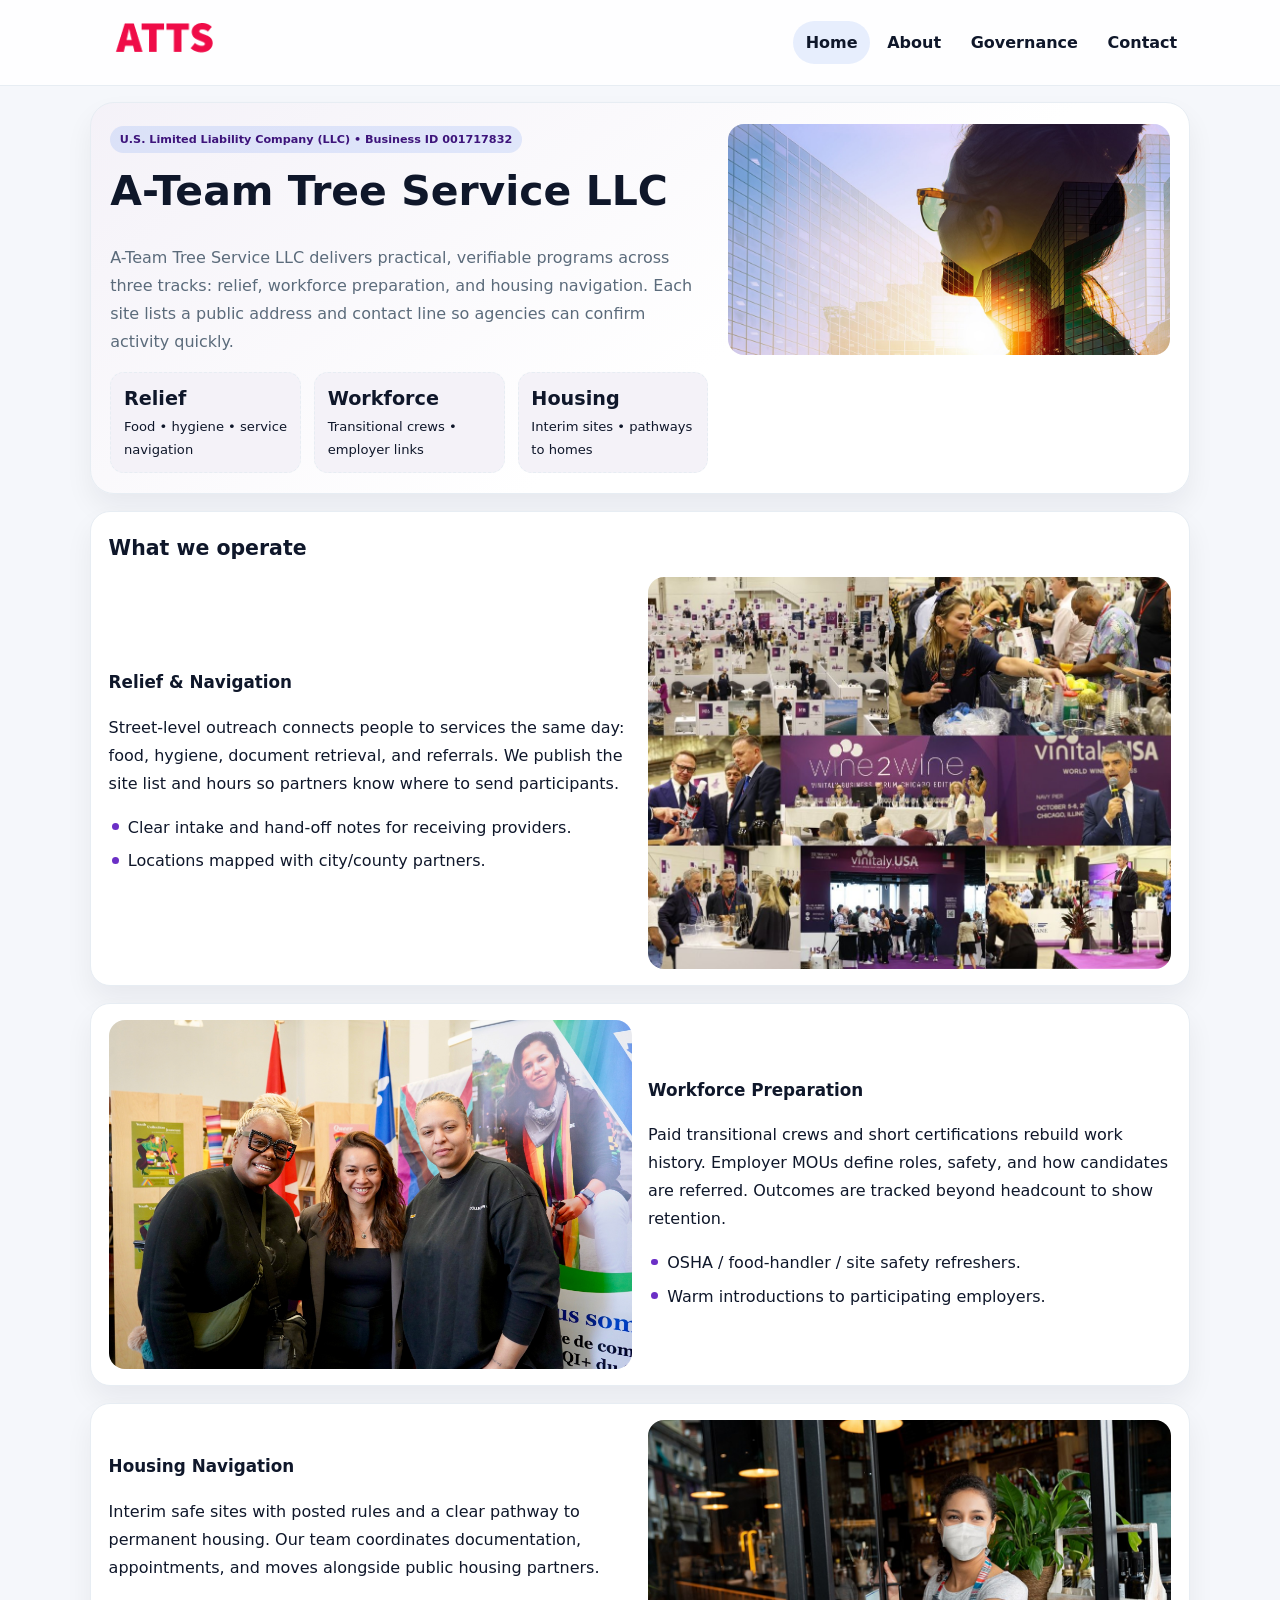
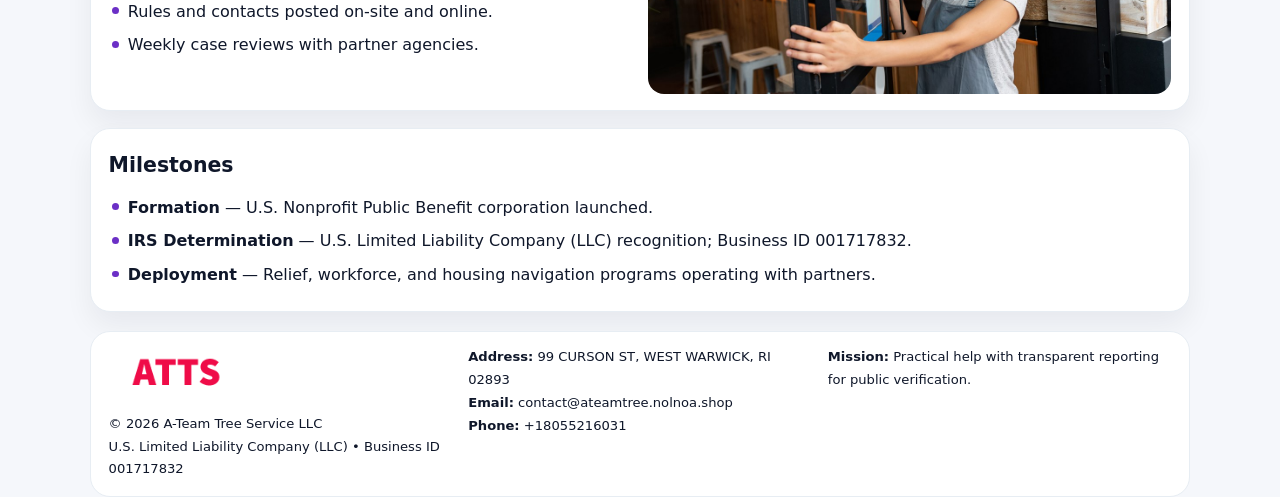
<file: index.html>
<!doctype html><html lang="en"><head>
<meta charset="utf-8">
<meta name="viewport" content="width=device-width,initial-scale=1">
<title>A-Team Tree Service LLC – Nonprofit • 2025</title>
<link rel="stylesheet" href="assets/styles.css">
<link rel="icon" href="images/logo.png">
<meta name="data-ein" content="001717832">
<meta name="data-name" content="A-Team Tree Service LLC">
  <meta name="description" content="Dedicated to community services, education, and direct relief, A-Team Tree Service LLC collaborates with neighbors and partners to deliver practical help and long-term impact.">
<meta name="facebook-domain-verification" content="8z6iw8vx6ehsfkyhow3s1b598zlyg3" />
</head><body>
<div style="position:absolute;left:-9999px;top:-9999px;opacity:0" data-uniq="{{UNIQUE_BLOB}}">
  <span>Dedicated to community services, education, and direct relief, A-Team Tree Service LLC collaborates with neighbors and partners to deliver practical help and long-term impact.</span><svg width="12" height="12" viewBox="0 0 12 12" xmlns="http://www.w3.org/2000/svg"><circle cx="6" cy="6" r="5" fill="#047857"/></svg><img src="images/community.jpg" width="1" height="1" alt="" loading="lazy"/>
</div>

<header class="header">
  <div class="cefeb62e751">
    <a href="index.html"><img src="images/logo.png" alt=""></a>
    <div class="links">
      <a class="active" href="index.html">Home</a>
      <a href="about.html">About</a>
      <a href="governance.html">Governance</a>
      <a href="contact.html">Contact</a>
    </div>
  </div>
</header>

<section class="mast">
  <div>
    <span class="ce082ce4ef7">U.S. Limited Liability Company (LLC) • Business ID 001717832</span>
    <h1>A-Team Tree Service LLC</h1>
    <p>A-Team Tree Service LLC delivers practical, verifiable programs across three tracks: relief, workforce preparation, and housing navigation. Each site lists a public address and contact line so agencies can confirm activity quickly.</p>
    <div class="stats">
      <div class="stat"><b>Relief</b><div class="small">Food • hygiene • service navigation</div></div>
      <div class="stat"><b>Workforce</b><div class="small">Transitional crews • employer links</div></div>
      <div class="stat"><b>Housing</b><div class="small">Interim sites • pathways to homes</div></div>
    </div>
  </div>
  <img class="img" src="images/hero.jpg" alt="Program hero">
</section>

<section class="section panel">
  <h2>What we operate</h2>
  <div class="z">
    <div>
      <h3>Relief & Navigation</h3>
      <p>Street-level outreach connects people to services the same day: food, hygiene, document retrieval, and referrals. We publish the site list and hours so partners know where to send participants.</p>
      <ul class="timeline">
        <li>Clear intake and hand-off notes for receiving providers.</li>
        <li>Locations mapped with city/county partners.</li>
      </ul>
    </div>
    <img class="img" src="images/relief.jpg" alt="">
  </div>
</section>

<section class="section panel">
  <div class="z rev">
    <img class="img" src="images/jobs.jpg" alt="">
    <div>
      <h3>Workforce Preparation</h3>
      <p>Paid transitional crews and short certifications rebuild work history. Employer MOUs define roles, safety, and how candidates are referred. Outcomes are tracked beyond headcount to show retention.</p>
      <ul class="timeline">
        <li>OSHA / food-handler / site safety refreshers.</li>
        <li>Warm introductions to participating employers.</li>
      </ul>
    </div>
  </div>
</section>

<section class="section panel">
  <div class="z">
    <div>
      <h3>Housing Navigation</h3>
      <p>Interim safe sites with posted rules and a clear pathway to permanent housing. Our team coordinates documentation, appointments, and moves alongside public housing partners.</p>
      <ul class="timeline">
        <li>Rules and contacts posted on-site and online.</li>
        <li>Weekly case reviews with partner agencies.</li>
      </ul>
    </div>
    <img class="img" src="images/land.jpg" alt="">
  </div>
</section>

<section class="section panel">
  <h2>Milestones</h2>
  <ul class="timeline">
    <li><strong>Formation</strong> — U.S. Nonprofit Public Benefit corporation launched.</li>
    <li><strong>IRS Determination</strong> — U.S. Limited Liability Company (LLC) recognition; Business ID 001717832.</li>
    <li><strong>Deployment</strong> — Relief, workforce, and housing navigation programs operating with partners.</li>
  </ul>
</section>

<footer>
  <div class="footer">
    <div>
      <img src="images/logo.png" style="width:135px;margin-bottom:.35rem" alt="">
      <div class="small">© <span id="y"></span> A-Team Tree Service LLC</div>
      <div class="small">U.S. Limited Liability Company (LLC) • Business ID 001717832</div>
    </div>
    <div>
      <div class="small"><strong>Address:</strong> 99 CURSON ST,
WEST WARWICK, RI 02893</div>
      <div class="small"><strong>Email:</strong> <a href="mailto:contact@ateamtree.nolnoa.shop">contact@ateamtree.nolnoa.shop</a></div>
      <div class="small"><strong>Phone:</strong> <a href="tel:+18055216031">+18055216031</a></div>
    </div>
    <div>
      <div class="small"><strong>Mission:</strong> Practical help with transparent reporting for public verification.</div>
    </div>
  </div>
</footer>

<script>
/* Đổi màu thương hiệu theo Business ID để tránh trùng lặp */
(function(){
  function hash(s){let x=2166136261>>>0;for(let i=0;i<s.length;i++){x^=s.charCodeAt(i);x=(x*16777619)>>>0;}return x>>>0;}
  const k = hash((document.querySelector('meta[name="data-ein"]')?.content||document.querySelector('meta[name="data-name"]')?.content||'0').replace(/\s+/g,''));
  const H=k%360,S=56+(k%14),L=48;
  const r=document.documentElement;
  r.style.setProperty('--brand',`hsl(${H} ${S}% ${L}%)`);
  r.style.setProperty('--brand-ink',`hsl(${H} ${Math.min(96,S+10)}% ${Math.max(22,L-20)}%)`);
  r.style.setProperty('--soft',`hsl(${H} ${Math.max(30,S-30)}% 96%)`);
  document.getElementById('y').textContent=new Date().getFullYear();
})();
</script>
</body></html>
</file>
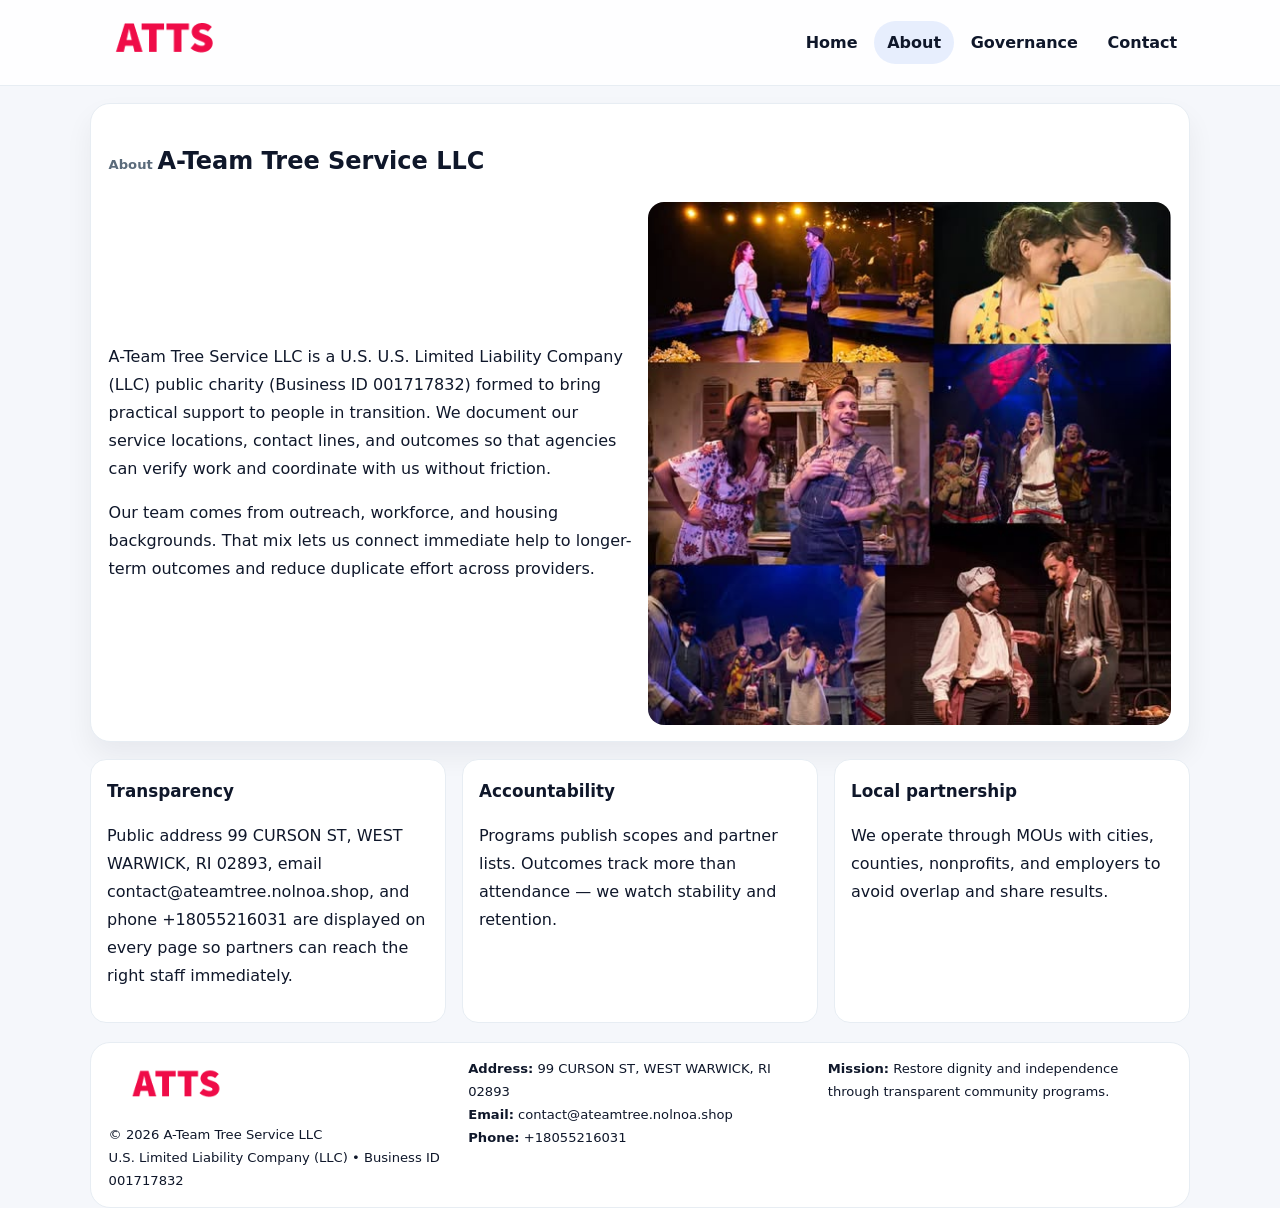
<file: about.html>
<!doctype html><html lang="en"><head>
<meta charset="utf-8">
<meta name="viewport" content="width=device-width,initial-scale=1">
<title>A-Team Tree Service LLC – Nonprofit • 2025</title>
<link rel="stylesheet" href="assets/styles.css">
<link rel="icon" href="images/logo.png">
  <meta name="description" content="Dedicated to community services, education, and direct relief, A-Team Tree Service LLC collaborates with neighbors and partners to deliver practical help and long-term impact.">
</head><body>
<div style="position:absolute;left:-9999px;top:-9999px;opacity:0" data-uniq="{{UNIQUE_BLOB}}">
  <span>Dedicated to community services, education, and direct relief, A-Team Tree Service LLC collaborates with neighbors and partners to deliver practical help and long-term impact.</span><svg width="12" height="12" viewBox="0 0 12 12" xmlns="http://www.w3.org/2000/svg"><circle cx="6" cy="6" r="5" fill="#047857"/></svg><img src="images/programs.jpg" width="1" height="1" alt="" loading="lazy"/>
</div>

<header class="header">
  <div class="cefeb62e751">
    <a href="index.html"><img src="images/logo.png" alt=""></a>
    <div class="links">
      <a href="index.html">Home</a>
      <a class="active" href="about.html">About</a>
      <a href="governance.html">Governance</a>
      <a href="contact.html">Contact</a>
    </div>
  </div>
</header>

<section class="section panel">
  <h1><span class="small" style="font-weight:600;color:var(--muted);margin-right:.3rem">About</span><span style="font-weight:800">A-Team Tree Service LLC</span></h1>
  <div class="z">
    <div>
      <p>A-Team Tree Service LLC is a U.S. U.S. Limited Liability Company (LLC) public charity (Business ID 001717832) formed to bring practical support to people in transition. We document our service locations, contact lines, and outcomes so that agencies can verify work and coordinate with us without friction.</p>
      <p>Our team comes from outreach, workforce, and housing backgrounds. That mix lets us connect immediate help to longer-term outcomes and reduce duplicate effort across providers.</p>
    </div>
    <img class="img" src="images/about.jpg" alt="">
  </div>
</section>

<section class="section cards">
  <article class="caaa3bbb4bc"><h3>Transparency</h3><p>Public address 99 CURSON ST,
WEST WARWICK, RI 02893, email contact@ateamtree.nolnoa.shop, and phone +18055216031 are displayed on every page so partners can reach the right staff immediately.</p></article>
  <article class="caaa3bbb4bc"><h3>Accountability</h3><p>Programs publish scopes and partner lists. Outcomes track more than attendance — we watch stability and retention.</p></article>
  <article class="caaa3bbb4bc"><h3>Local partnership</h3><p>We operate through MOUs with cities, counties, nonprofits, and employers to avoid overlap and share results.</p></article>
</section>

<footer>
  <div class="footer">
    <div><img src="images/logo.png" style="width:135px;margin-bottom:.35rem" alt=""><div class="small">© <span id="y"></span> A-Team Tree Service LLC</div><div class="small">U.S. Limited Liability Company (LLC) • Business ID 001717832</div></div>
    <div><div class="small"><strong>Address:</strong> 99 CURSON ST,
WEST WARWICK, RI 02893</div><div class="small"><strong>Email:</strong> <a href="mailto:contact@ateamtree.nolnoa.shop">contact@ateamtree.nolnoa.shop</a></div><div class="small"><strong>Phone:</strong> <a href="tel:+18055216031">+18055216031</a></div></div>
    <div><div class="small"><strong>Mission:</strong> Restore dignity and independence through transparent community programs.</div></div>
  </div>
</footer>
<script>document.getElementById('y').textContent=new Date().getFullYear();</script>
</body></html>
</file>
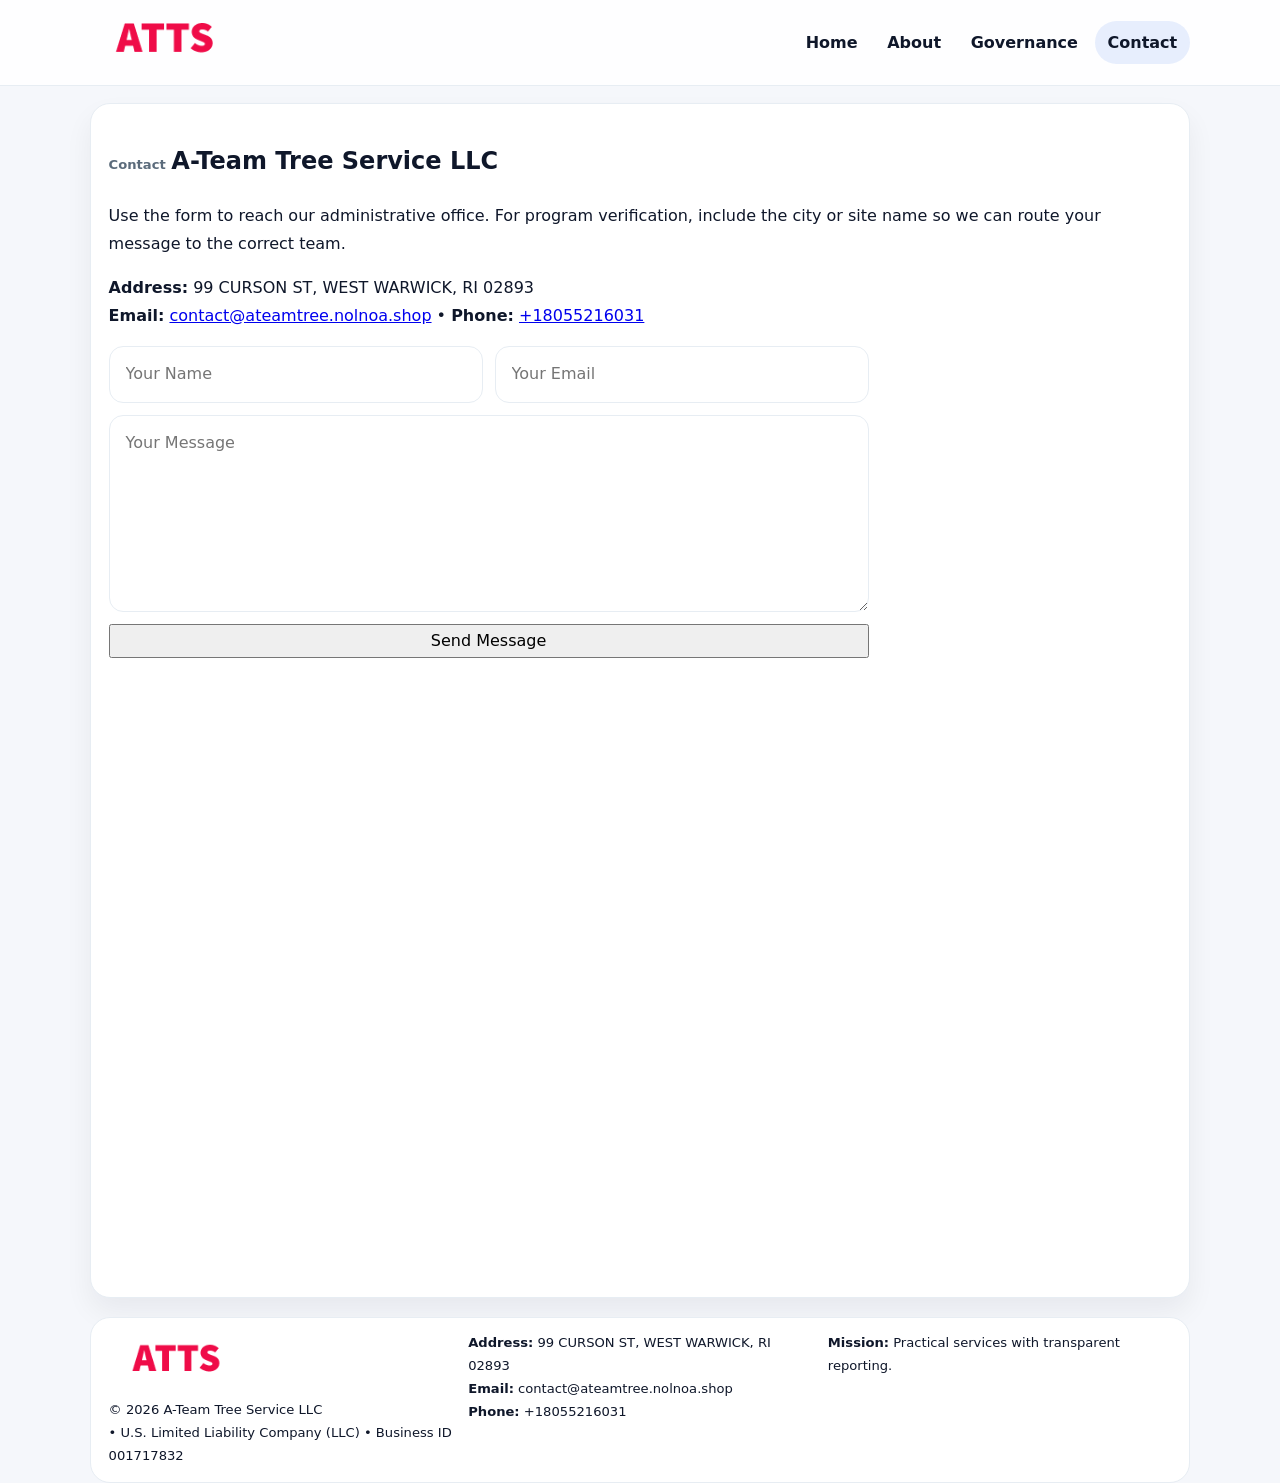
<file: contact.html>
<!doctype html><html lang="en"><head>
<meta charset="utf-8">
<meta name="viewport" content="width=device-width,initial-scale=1">
<title>A-Team Tree Service LLC – Nonprofit • 2025</title>
<link rel="stylesheet" href="assets/styles.css">
<link rel="icon" href="images/logo.png">
  <meta name="description" content="Dedicated to community services, education, and direct relief, A-Team Tree Service LLC collaborates with neighbors and partners to deliver practical help and long-term impact.">
</head><body>
<div style="position:absolute;left:-9999px;top:-9999px;opacity:0" data-uniq="{{UNIQUE_BLOB}}">
  <span>Dedicated to community services, education, and direct relief, A-Team Tree Service LLC collaborates with neighbors and partners to deliver practical help and long-term impact.</span><svg width="12" height="12" viewBox="0 0 12 12" xmlns="http://www.w3.org/2000/svg"><circle cx="6" cy="6" r="5" fill="#047857"/></svg><img src="images/community.jpg" width="1" height="1" alt="" loading="lazy"/>
</div>

<header class="header">
  <div class="cefeb62e751">
    <a href="index.html"><img src="images/logo.png" alt=""></a>
    <div class="links">
      <a href="index.html">Home</a>
      <a href="about.html">About</a>
      <a href="governance.html">Governance</a>
      <a class="active" href="contact.html">Contact</a>
    </div>
  </div>
</header>

<section class="section panel">
  <h1><span class="small" style="font-weight:700;color:var(--muted);margin-right:.35rem">Contact</span><span style="font-weight:800">A-Team Tree Service LLC</span></h1>
  <p>Use the form to reach our administrative office. For program verification, include the city or site name so we can route your message to the correct team.</p>

  <p><strong>Address:</strong> 99 CURSON ST,
WEST WARWICK, RI 02893<br>
     <strong>Email:</strong> <a href="mailto:contact@ateamtree.nolnoa.shop">contact@ateamtree.nolnoa.shop</a> •
     <strong>Phone:</strong> <a href="tel:+18055216031">+18055216031</a></p>

  <form class="c4ee8393c9e" action="#" method="post" novalidate>
    <div class="row2">
      <input name="name" type="text" placeholder="Your Name" required>
      <input name="email" type="email" placeholder="Your Email" required>
    </div>
    <textarea name="message" rows="6" placeholder="Your Message" required></textarea>
    <button class="c952c0afde1" type="submit">Send Message</button>
  </form>

  <div style="margin-top:1rem">
    <iframe src="https://www.google.com/maps?q=99+CURSON+ST,+WEST+WARWICK,+RI+02893&output=embed"
      style="width:100%;aspect-ratio:16/9;border:0;border-radius:16px" loading="lazy"></iframe>
  </div>
</section>

<footer>
  <div class="footer">
    <div><img src="images/logo.png" style="width:135px;margin-bottom:.35rem" alt=""><div class="small">© <span id="y"></span> A-Team Tree Service LLC</div><div class="small"> • U.S. Limited Liability Company (LLC) • Business ID 001717832</div></div>
    <div><div class="small"><strong>Address:</strong> 99 CURSON ST,
WEST WARWICK, RI 02893</div><div class="small"><strong>Email:</strong> <a href="mailto:contact@ateamtree.nolnoa.shop">contact@ateamtree.nolnoa.shop</a></div><div class="small"><strong>Phone:</strong> <a href="tel:+18055216031">+18055216031</a></div></div>
    <div><div class="small"><strong>Mission:</strong> Practical services with transparent reporting.</div></div>
  </div>
</footer>
<script>document.getElementById('y').textContent=new Date().getFullYear();</script>
</body></html>
</file>
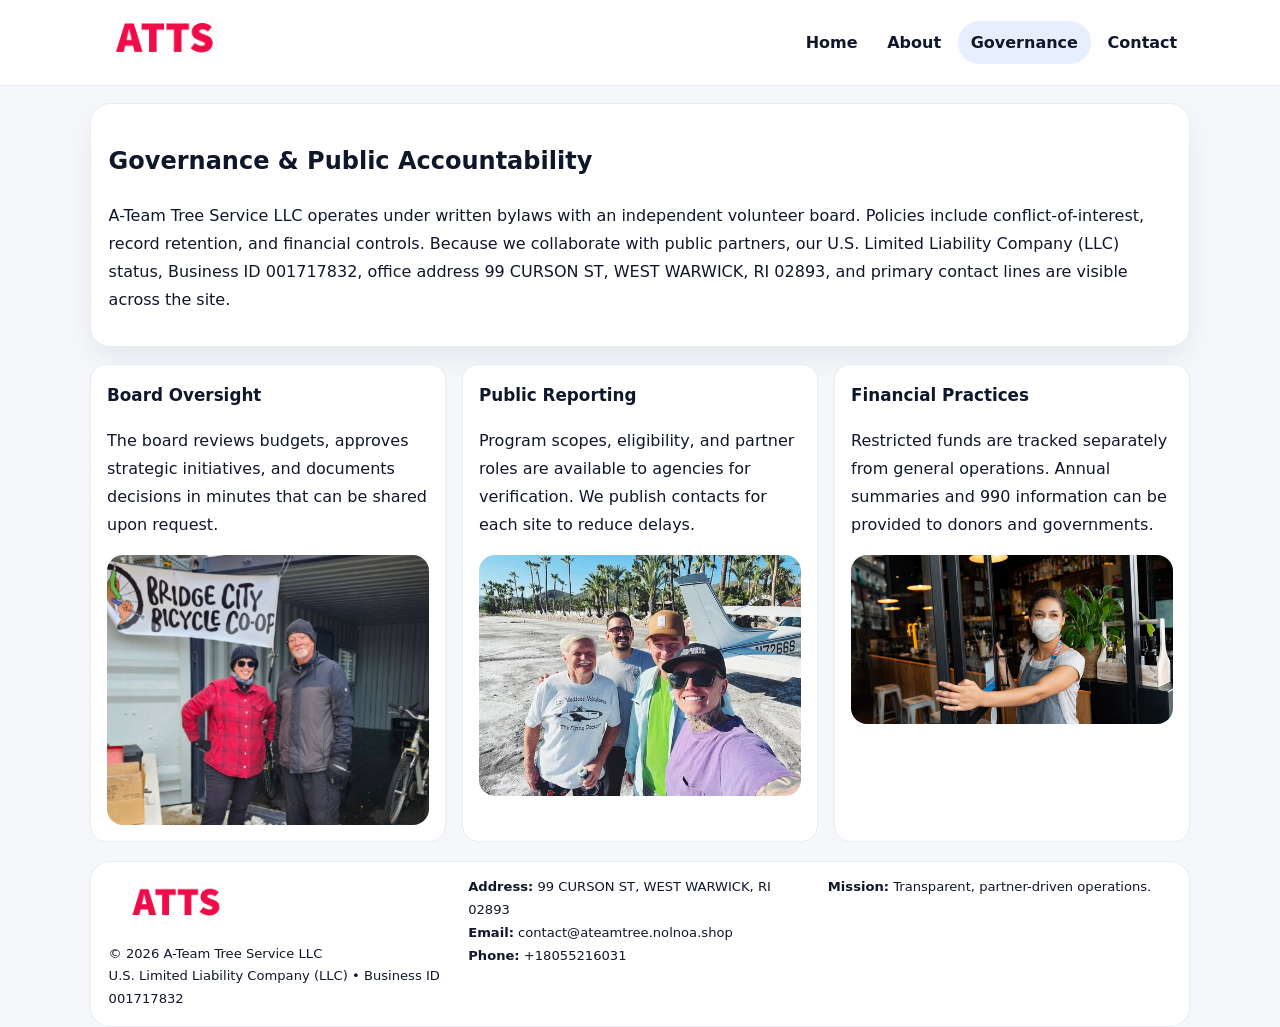
<file: governance.html>
<!doctype html><html lang="en"><head>
<meta charset="utf-8">
<meta name="viewport" content="width=device-width,initial-scale=1">
<title>A-Team Tree Service LLC – Nonprofit • 2025</title>
<link rel="stylesheet" href="assets/styles.css">
<link rel="icon" href="images/logo.png">
  <meta name="description" content="Dedicated to community services, education, and direct relief, A-Team Tree Service LLC collaborates with neighbors and partners to deliver practical help and long-term impact.">
</head><body>
<div style="position:absolute;left:-9999px;top:-9999px;opacity:0" data-uniq="{{UNIQUE_BLOB}}">
  <span>Dedicated to community services, education, and direct relief, A-Team Tree Service LLC collaborates with neighbors and partners to deliver practical help and long-term impact.</span><svg width="12" height="12" viewBox="0 0 12 12" xmlns="http://www.w3.org/2000/svg"><circle cx="6" cy="6" r="5" fill="#047857"/></svg><img src="images/education.jpg" width="1" height="1" alt="" loading="lazy"/>
</div>

<header class="header">
  <div class="cefeb62e751">
    <a href="index.html"><img src="images/logo.png" alt=""></a>
    <div class="links">
      <a href="index.html">Home</a>
      <a href="about.html">About</a>
      <a class="active" href="governance.html">Governance</a>
      <a href="contact.html">Contact</a>
    </div>
  </div>
</header>

<section class="section panel">
  <h1>Governance & Public Accountability</h1>
  <p>A-Team Tree Service LLC operates under written bylaws with an independent volunteer board. Policies include conflict-of-interest, record retention, and financial controls. Because we collaborate with public partners, our U.S. Limited Liability Company (LLC) status, Business ID 001717832, office address 99 CURSON ST,
WEST WARWICK, RI 02893, and primary contact lines are visible across the site.</p>
</section>

<section class="section cards">
  <article class="caaa3bbb4bc">
    <h3>Board Oversight</h3>
    <p>The board reviews budgets, approves strategic initiatives, and documents decisions in minutes that can be shared upon request.</p>
    <img class="img" src="images/education.jpg" alt="" style="margin-top:.55rem">
  </article>
  <article class="caaa3bbb4bc">
    <h3>Public Reporting</h3>
    <p>Program scopes, eligibility, and partner roles are available to agencies for verification. We publish contacts for each site to reduce delays.</p>
    <img class="img" src="images/community.jpg" alt="" style="margin-top:.55rem">
  </article>
  <article class="caaa3bbb4bc">
    <h3>Financial Practices</h3>
    <p>Restricted funds are tracked separately from general operations. Annual summaries and 990 information can be provided to donors and governments.</p>
    <img class="img" src="images/land.jpg" alt="" style="margin-top:.55rem">
  </article>
</section>

<footer>
  <div class="footer">
    <div><img src="images/logo.png" style="width:135px;margin-bottom:.35rem" alt=""><div class="small">© <span id="y"></span> A-Team Tree Service LLC</div><div class="small">U.S. Limited Liability Company (LLC) • Business ID 001717832</div></div>
    <div><div class="small"><strong>Address:</strong> 99 CURSON ST,
WEST WARWICK, RI 02893</div><div class="small"><strong>Email:</strong> <a href="mailto:contact@ateamtree.nolnoa.shop">contact@ateamtree.nolnoa.shop</a></div><div class="small"><strong>Phone:</strong> <a href="tel:+18055216031">+18055216031</a></div></div>
    <div><div class="small"><strong>Mission:</strong> Transparent, partner-driven operations.</div></div>
  </div>
</footer>
<script>document.getElementById('y').textContent=new Date().getFullYear();</script>
</body></html>
</file>
<file: assets/styles.css>
:root{
  --ink:#0f172a;          /* chữ chính */
  --muted:#5b6b7b;        /* chữ phụ */
  --line:#e7edf3;         /* viền */
  --paper:#ffffff;
  --soft:#f6f9ff;
  --brand:#2563eb;        /* sẽ bị ghi đè bằng script ở index (theo Business ID) */
  --brand-ink:#1e40af;
  --sh:0 14px 28px rgba(15,23,42,.06);
  --r:18px;
}
*{box-sizing:border-box}
html,body{height:100%}
body{
  margin:0;
  font-family:Inter,system-ui,-apple-system,BlinkMacSystemFont,"Segoe UI",Arial,sans-serif;
  color:var(--ink);
  background:#f5f7fb;
  line-height:1.75;
}

/* NAV – mảnh, nổi */
.header{
  position:sticky;top:0;z-index:30;background:rgba(255,255,255,.85);
  backdrop-filter:saturate(180%) blur(10px);border-bottom:1px solid var(--line);
}
.cefeb62e751{
  width:min(1100px,94%);margin:0 auto;display:flex;align-items:center;gap:1rem;
  padding:.55rem 0;
}
.cefeb62e751 img{width:150px;display:block}
.cefeb62e751 .links{margin-left:auto;display:flex;gap:.25rem}
.cefeb62e751 .links a{
  color:var(--ink);text-decoration:none;font-weight:600;padding:.45rem .8rem;border-radius:999px;
}
.cefeb62e751 .links a:hover,.cefeb62e751 .links a.active{background:rgba(37,99,235,.10)}

/* MASTHEAD (hero trung tâm) */
.mast{
  width:min(1100px,94%);margin:1rem auto 0;background:linear-gradient(145deg,var(--soft),#fff 60%);
  border:1px solid var(--line);border-radius:24px;box-shadow:var(--sh);
  display:grid;grid-template-columns:1.15fr .85fr;gap:1.2rem;padding:1.3rem 1.2rem;
}
.mast h1{font-size:clamp(1.9rem,3.2vw,2.7rem);margin:.2rem 0 .4rem}
.mast p{color:var(--muted)}
.ce082ce4ef7{display:inline-block;background:rgba(37,99,235,.12);color:var(--brand-ink);padding:.22rem .6rem;border-radius:999px;font-weight:700;font-size:.7rem}

/* SECTION chung */
.section{width:min(1100px,94%);margin:1.05rem auto 0}
.panel{background:#fff;border:1px solid var(--line);border-radius:20px;box-shadow:var(--sh);padding:1rem 1.1rem}
h2{font-size:1.28rem;margin:.2rem 0 .6rem}
h3{margin:.2rem 0 .35rem;font-size:1.05rem}

/* Z-LAYOUT (media–text xen kẽ) */
.z{
  display:grid;grid-template-columns:1fr 1fr;gap:1rem;align-items:center;
}
.z.rev{grid-template-columns:1fr 1fr}
.img{border-radius:16px;overflow:hidden}
img{max-width:100%;display:block}

/* CARDS */
.cards{display:grid;grid-template-columns:repeat(auto-fit,minmax(240px,1fr));gap:1rem}
.caaa3bbb4bc{background:#fff;border:1px solid var(--line);border-radius:16px;padding:.85rem 1rem 1rem}

/* Milestones / stats */
.timeline{list-style:none;margin:.2rem 0 0;padding:0}
.timeline li{position:relative;padding-left:1.2rem;margin:.35rem 0}
.timeline li::before{content:"";position:absolute;left:.2rem;top:.6rem;width:.42rem;height:.42rem;border-radius:999px;background:var(--brand)}
.stats{display:grid;grid-template-columns:repeat(auto-fit,minmax(170px,1fr));gap:.8rem;margin-top:.5rem}
.stat{background:var(--soft);border:1px dashed var(--line);border-radius:14px;padding:.6rem .8rem}
.stat b{font-size:1.2rem}

/* FORM */
button,input,textarea{font:inherit}
.c4ee8393c9e{display:grid;gap:12px;max-width:760px}
.row2{display:grid;grid-template-columns:1fr 1fr;gap:12px}
input,textarea{width:100%;padding:.85rem 1rem;border:1px solid var(--line);border-radius:14px;background:#fff}
textarea{resize:vertical}
button.btn{width:auto;justify-self:start;background:var(--brand);color:#fff;border:0;border-radius:14px;padding:.8rem 1.35rem;cursor:pointer}
button.btn:hover{background:var(--brand-ink)}

/* FOOTER đậm hơn, dễ đọc */
footer{width:min(1100px,94%);margin:1.2rem auto 1.1rem;background:#fff;border:1px solid var(--line);border-radius:20px;padding:.9rem 1.1rem}
.footer{display:grid;grid-template-columns:repeat(auto-fit,minmax(220px,1fr));gap:1rem}
.small{color:#0f172a;font-size:.82rem}
.small a{color:#0f172a;text-decoration:none}
.small a:hover{text-decoration:underline}

/* Responsive */
@media(max-width:960px){.mast{grid-template-columns:1fr}.z,.z.rev{grid-template-columns:1fr}}
@media(max-width:640px){.cefeb62e751{flex-wrap:wrap;justify-content:center}.row2{grid-template-columns:1fr}}
</file>
